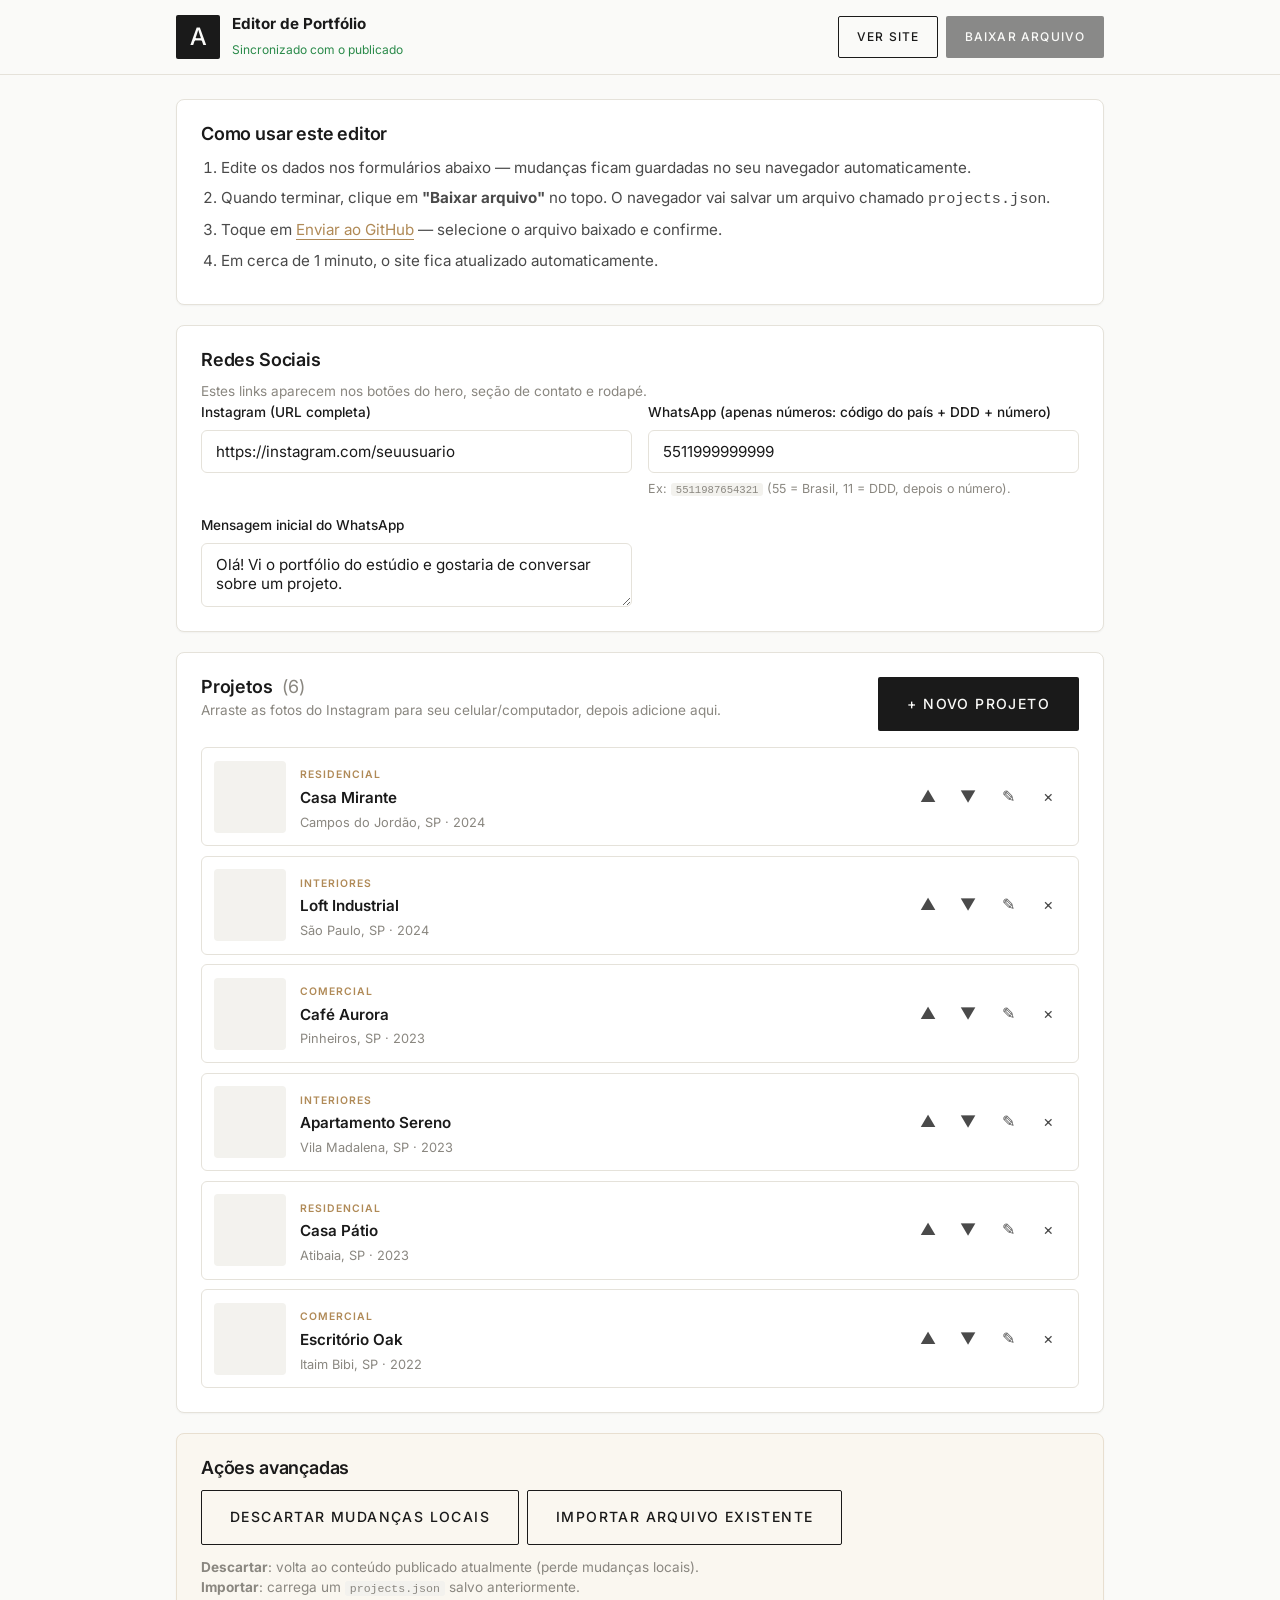
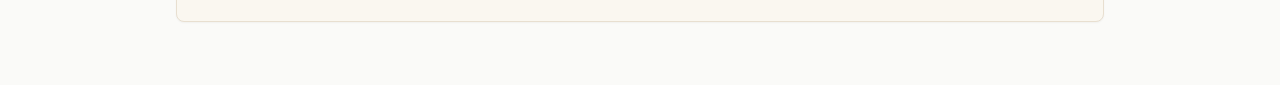
<file: admin.html>
<!DOCTYPE html>
<html lang="pt-BR">
<head>
    <meta charset="UTF-8">
    <meta name="viewport" content="width=device-width, initial-scale=1.0">
    <meta name="robots" content="noindex, nofollow">
    <title>Editor de Portfólio — Estúdio Arquitetura</title>
    <link rel="preconnect" href="https://fonts.googleapis.com">
    <link rel="preconnect" href="https://fonts.gstatic.com" crossorigin>
    <link href="https://fonts.googleapis.com/css2?family=Cormorant+Garamond:wght@400;500&family=Inter:wght@300;400;500;600;700&display=swap" rel="stylesheet">
    <link rel="stylesheet" href="css/style.css">
    <link rel="stylesheet" href="css/admin.css">
</head>
<body class="admin-body">

<header class="admin-topbar">
    <div class="admin-topbar__inner">
        <div class="admin-topbar__brand">
            <span class="logo__mark">A</span>
            <div>
                <strong>Editor de Portfólio</strong>
                <small id="save-status">Carregando…</small>
            </div>
        </div>
        <div class="admin-topbar__actions">
            <a href="index.html" class="btn btn--ghost" target="_blank">Ver site</a>
            <button id="download-btn" class="btn btn--primary" disabled>Baixar arquivo</button>
        </div>
    </div>
</header>

<main class="admin-main">

    <section class="admin-card" id="step-guide">
        <h2>Como usar este editor</h2>
        <ol class="admin-steps">
            <li>Edite os dados nos formulários abaixo — mudanças ficam guardadas no seu navegador automaticamente.</li>
            <li>Quando terminar, clique em <strong>"Baixar arquivo"</strong> no topo. O navegador vai salvar um arquivo chamado <code>projects.json</code>.</li>
            <li>Toque em <a id="github-upload-link" href="#" target="_blank" rel="noopener">Enviar ao GitHub</a> — selecione o arquivo baixado e confirme.</li>
            <li>Em cerca de 1 minuto, o site fica atualizado automaticamente.</li>
        </ol>
    </section>

    <section class="admin-card">
        <h2>Redes Sociais</h2>
        <p class="admin-muted">Estes links aparecem nos botões do hero, seção de contato e rodapé.</p>
        <div class="form-grid">
            <label class="field">
                <span>Instagram (URL completa)</span>
                <input type="url" id="social-instagram" placeholder="https://instagram.com/seuusuario">
            </label>
            <label class="field">
                <span>WhatsApp (apenas números: código do país + DDD + número)</span>
                <input type="text" id="social-whatsapp" placeholder="5511999999999" inputmode="numeric">
                <small class="admin-muted">Ex: <code>5511987654321</code> (55 = Brasil, 11 = DDD, depois o número).</small>
            </label>
            <label class="field">
                <span>Mensagem inicial do WhatsApp</span>
                <textarea id="social-message" rows="2" placeholder="Olá! Gostaria de conversar sobre um projeto."></textarea>
            </label>
        </div>
    </section>

    <section class="admin-card">
        <div class="admin-card__head">
            <div>
                <h2>Projetos <span class="admin-count" id="project-count">(0)</span></h2>
                <p class="admin-muted">Arraste as fotos do Instagram para seu celular/computador, depois adicione aqui.</p>
            </div>
            <button id="add-project-btn" class="btn btn--primary">+ Novo projeto</button>
        </div>

        <div id="projects-list" class="admin-projects">
            <!-- Projetos renderizados via JS -->
        </div>

        <div id="projects-empty" class="admin-empty" hidden>
            Nenhum projeto ainda. Clique em <strong>"Novo projeto"</strong> para começar.
        </div>
    </section>

    <section class="admin-card admin-card--danger">
        <h2>Ações avançadas</h2>
        <div class="admin-advanced">
            <button id="reset-btn" class="btn btn--ghost">Descartar mudanças locais</button>
            <label class="btn btn--ghost" style="cursor:pointer;">
                <input type="file" id="import-file" accept="application/json" hidden>
                Importar arquivo existente
            </label>
        </div>
        <p class="admin-muted">
            <strong>Descartar</strong>: volta ao conteúdo publicado atualmente (perde mudanças locais).<br>
            <strong>Importar</strong>: carrega um <code>projects.json</code> salvo anteriormente.
        </p>
    </section>

</main>

<!-- Modal do projeto -->
<div class="modal" id="project-modal" aria-hidden="true" role="dialog" aria-modal="true" aria-labelledby="modal-title">
    <div class="modal__overlay" data-close></div>
    <div class="modal__content">
        <header class="modal__head">
            <h3 id="modal-title">Editar projeto</h3>
            <button class="modal__close" data-close aria-label="Fechar">&times;</button>
        </header>
        <form id="project-form" class="modal__body" novalidate>
            <input type="hidden" id="field-index" value="">

            <div class="form-grid">
                <label class="field">
                    <span>Título do projeto *</span>
                    <input type="text" id="field-title" required placeholder="Ex: Residência Horizonte">
                </label>

                <label class="field">
                    <span>Categoria *</span>
                    <select id="field-category" required>
                        <option value="residencial">Residencial</option>
                        <option value="comercial">Comercial</option>
                        <option value="interiores">Interiores</option>
                    </select>
                </label>

                <label class="field">
                    <span>Localização</span>
                    <input type="text" id="field-location" placeholder="Ex: Florianópolis, SC">
                </label>

                <label class="field">
                    <span>Ano</span>
                    <input type="number" id="field-year" placeholder="2025" min="1900" max="2100">
                </label>

                <label class="field field--full">
                    <span>Descrição curta</span>
                    <textarea id="field-description" rows="2" placeholder="Uma frase sobre o projeto."></textarea>
                </label>

                <label class="field field--full">
                    <span>Imagem de capa (URL ou caminho) *</span>
                    <input type="text" id="field-cover" required placeholder="assets/images/projects/minha-foto.jpg">
                    <small class="admin-muted">Pode ser um link (https://...) ou um caminho de arquivo que você já subiu no GitHub.</small>
                </label>

                <div class="field field--full">
                    <span>Galeria de fotos (uma por linha)</span>
                    <textarea id="field-gallery" rows="5" placeholder="assets/images/projects/foto-1.jpg
assets/images/projects/foto-2.jpg
https://exemplo.com/foto-3.jpg"></textarea>
                    <small class="admin-muted">Se deixar em branco, a capa será usada como única imagem.</small>
                </div>

                <div class="field field--full">
                    <span>Prévia da capa</span>
                    <div class="preview" id="cover-preview">Adicione uma URL acima para ver a prévia</div>
                </div>
            </div>

            <footer class="modal__foot">
                <button type="button" class="btn btn--ghost" data-close>Cancelar</button>
                <button type="submit" class="btn btn--primary">Salvar projeto</button>
            </footer>
        </form>
    </div>
</div>

<script src="js/admin.js"></script>
</body>
</html>
</file>
<file: css/style.css>
/* =============================================================
   Estúdio Arquitetura — Portfólio
   Design System: minimalista, editorial, tipografia serifada
   ============================================================= */

/* ---------- Variáveis (Design Tokens) ---------- */
:root {
    --color-bg: #fafaf8;
    --color-bg-alt: #f3f2ee;
    --color-ink: #1a1a1a;
    --color-ink-soft: #4a4a4a;
    --color-muted: #8a8780;
    --color-line: #e5e2da;
    --color-accent: #b08a57; /* terracota/dourado sutil */
    --color-accent-dark: #8a6b41;
    --color-white: #ffffff;

    --font-serif: "Cormorant Garamond", "Times New Roman", serif;
    --font-sans: "Inter", -apple-system, BlinkMacSystemFont, "Segoe UI", sans-serif;

    --container: 1280px;
    --radius: 2px;

    --ease: cubic-bezier(0.22, 1, 0.36, 1);
    --duration: 0.6s;

    --shadow-sm: 0 1px 2px rgba(0,0,0,0.04);
    --shadow-md: 0 10px 30px rgba(0,0,0,0.08);
    --shadow-lg: 0 25px 60px rgba(0,0,0,0.15);
}

/* ---------- Reset ---------- */
*, *::before, *::after { box-sizing: border-box; margin: 0; padding: 0; }

html { scroll-behavior: smooth; -webkit-text-size-adjust: 100%; }

body {
    font-family: var(--font-sans);
    font-size: 16px;
    line-height: 1.6;
    color: var(--color-ink);
    background: var(--color-bg);
    -webkit-font-smoothing: antialiased;
    -moz-osx-font-smoothing: grayscale;
    overflow-x: hidden;
}

img { max-width: 100%; height: auto; display: block; }
a { color: inherit; text-decoration: none; transition: color 0.25s var(--ease); }
a:hover { color: var(--color-accent); }
button { font: inherit; cursor: pointer; border: none; background: none; color: inherit; }
ul { list-style: none; }

h1, h2, h3, h4 { font-family: var(--font-serif); font-weight: 400; line-height: 1.1; letter-spacing: -0.01em; }

:focus-visible { outline: 2px solid var(--color-accent); outline-offset: 3px; }

/* ---------- Layout ---------- */
.container {
    max-width: var(--container);
    margin: 0 auto;
    padding: 0 clamp(1.25rem, 4vw, 3rem);
}

.section {
    padding: clamp(4rem, 10vw, 8rem) 0;
}

.section__header { max-width: 720px; margin: 0 auto clamp(2.5rem, 5vw, 4rem); text-align: center; }
.section__title {
    font-size: clamp(2rem, 4.5vw, 3.5rem);
    margin: 0.5rem 0 1rem;
}
.section__lead { color: var(--color-ink-soft); font-size: 1.0625rem; }

.eyebrow {
    font-family: var(--font-sans);
    font-size: 0.75rem;
    font-weight: 500;
    letter-spacing: 0.22em;
    text-transform: uppercase;
    color: var(--color-accent);
}

/* ---------- Header ---------- */
.header {
    position: fixed;
    top: 0; left: 0; right: 0;
    z-index: 100;
    padding: 1.25rem 0;
    transition: background 0.35s var(--ease), box-shadow 0.35s var(--ease), padding 0.35s var(--ease);
}
.header.is-scrolled {
    background: rgba(250, 250, 248, 0.92);
    backdrop-filter: saturate(180%) blur(14px);
    -webkit-backdrop-filter: saturate(180%) blur(14px);
    box-shadow: var(--shadow-sm);
    padding: 0.75rem 0;
}
.header__container { display: flex; align-items: center; justify-content: space-between; }

.logo { display: inline-flex; align-items: center; gap: 0.75rem; font-family: var(--font-serif); }
.logo__mark {
    display: grid; place-items: center;
    width: 44px; height: 44px;
    background: var(--color-ink); color: var(--color-bg);
    font-size: 1.5rem; font-weight: 500;
    border-radius: var(--radius);
}
.logo__text { font-size: 0.9rem; line-height: 1.1; letter-spacing: 0.04em; text-transform: uppercase; font-family: var(--font-sans); font-weight: 500; }

.nav__menu { display: flex; gap: 2.25rem; align-items: center; }
.nav__link {
    font-size: 0.875rem;
    letter-spacing: 0.06em;
    text-transform: uppercase;
    font-weight: 500;
    position: relative;
    padding: 0.25rem 0;
}
.nav__link::after {
    content: ""; position: absolute; left: 0; bottom: 0;
    width: 100%; height: 1px; background: currentColor;
    transform: scaleX(0); transform-origin: right;
    transition: transform 0.35s var(--ease);
}
.nav__link:hover::after { transform: scaleX(1); transform-origin: left; }

.nav__toggle {
    display: none;
    width: 32px; height: 32px;
    flex-direction: column; justify-content: center; gap: 5px;
    align-items: flex-end;
    z-index: 101;
}
.nav__toggle span {
    display: block;
    width: 24px; height: 1.5px;
    background: var(--color-ink);
    transition: transform 0.35s var(--ease), opacity 0.25s var(--ease);
}
.nav__toggle span:nth-child(2) { width: 18px; }
.nav__toggle[aria-expanded="true"] span:nth-child(1) { transform: translateY(6.5px) rotate(45deg); width: 24px; }
.nav__toggle[aria-expanded="true"] span:nth-child(2) { opacity: 0; }
.nav__toggle[aria-expanded="true"] span:nth-child(3) { transform: translateY(-6.5px) rotate(-45deg); width: 24px; }

/* ---------- Hero ---------- */
.hero {
    position: relative;
    min-height: 100vh;
    min-height: 100svh;
    display: flex;
    align-items: center;
    color: var(--color-white);
    overflow: hidden;
}
.hero__media {
    position: absolute; inset: 0;
    background:
        linear-gradient(135deg, rgba(26,26,26,0.55), rgba(26,26,26,0.25)),
        url("https://images.unsplash.com/photo-1486325212027-8081e485255e?auto=format&fit=crop&w=2000&q=80") center/cover no-repeat;
    transform: scale(1.05);
    animation: heroZoom 14s var(--ease) forwards;
}
.hero__overlay {
    position: absolute; inset: 0;
    background: linear-gradient(180deg, transparent 40%, rgba(0,0,0,0.4) 100%);
}
@keyframes heroZoom {
    from { transform: scale(1.15); }
    to   { transform: scale(1); }
}

.hero__content { position: relative; z-index: 2; max-width: 900px; padding-top: 4rem; }
.hero .eyebrow { color: rgba(255,255,255,0.85); }
.hero__title {
    font-size: clamp(2.75rem, 8vw, 6rem);
    margin: 1rem 0 1.5rem;
    font-weight: 300;
}
.hero__title em { font-style: italic; color: var(--color-accent); font-weight: 400; }
.hero__subtitle {
    font-size: clamp(1rem, 1.4vw, 1.25rem);
    max-width: 520px;
    color: rgba(255,255,255,0.85);
    margin-bottom: 2.5rem;
}
.hero__actions { display: flex; gap: 1rem; flex-wrap: wrap; }

.hero__scroll {
    position: absolute;
    bottom: 2rem; left: 50%;
    transform: translateX(-50%);
    width: 28px; height: 44px;
    border: 1px solid rgba(255,255,255,0.6);
    border-radius: 14px;
    z-index: 2;
}
.hero__scroll span {
    position: absolute;
    top: 8px; left: 50%;
    width: 3px; height: 8px;
    background: var(--color-white);
    border-radius: 2px;
    transform: translateX(-50%);
    animation: scrollHint 1.8s var(--ease) infinite;
}
@keyframes scrollHint {
    0% { transform: translate(-50%, 0); opacity: 1; }
    70% { transform: translate(-50%, 14px); opacity: 0; }
    100% { transform: translate(-50%, 0); opacity: 0; }
}

/* ---------- Buttons ---------- */
.btn {
    display: inline-flex;
    align-items: center;
    gap: 0.6rem;
    padding: 0.95rem 1.75rem;
    font-size: 0.875rem;
    font-weight: 500;
    letter-spacing: 0.1em;
    text-transform: uppercase;
    border-radius: var(--radius);
    transition: all 0.3s var(--ease);
    cursor: pointer;
    white-space: nowrap;
    border: 1px solid transparent;
}
.btn--primary {
    background: var(--color-ink);
    color: var(--color-bg);
}
.btn--primary:hover {
    background: var(--color-accent);
    color: var(--color-white);
    transform: translateY(-2px);
    box-shadow: var(--shadow-md);
}
.btn--ghost {
    border-color: currentColor;
    color: inherit;
}
.btn--ghost:hover {
    background: currentColor;
    color: var(--color-bg);
    transform: translateY(-2px);
}
.hero .btn--ghost { color: var(--color-white); }
.hero .btn--ghost:hover { color: var(--color-ink); background: var(--color-white); border-color: var(--color-white); }

/* ---------- Projetos ---------- */
.filters {
    display: flex;
    gap: 0.5rem;
    justify-content: center;
    flex-wrap: wrap;
    margin-bottom: 3rem;
}
.filter {
    padding: 0.55rem 1.25rem;
    font-size: 0.8125rem;
    letter-spacing: 0.08em;
    text-transform: uppercase;
    color: var(--color-ink-soft);
    border: 1px solid var(--color-line);
    border-radius: 100px;
    transition: all 0.3s var(--ease);
}
.filter:hover { color: var(--color-ink); border-color: var(--color-ink); }
.filter.is-active {
    background: var(--color-ink);
    color: var(--color-bg);
    border-color: var(--color-ink);
}

.grid {
    display: grid;
    grid-template-columns: repeat(auto-fill, minmax(320px, 1fr));
    gap: clamp(1.25rem, 2.5vw, 2rem);
}

.card {
    position: relative;
    overflow: hidden;
    border-radius: var(--radius);
    background: var(--color-bg-alt);
    cursor: pointer;
    transition: transform 0.5s var(--ease);
    aspect-ratio: 4 / 5;
}
.card:hover { transform: translateY(-4px); }

.card__image {
    position: absolute;
    inset: 0;
    width: 100%; height: 100%;
    object-fit: cover;
    transition: transform 0.8s var(--ease), filter 0.5s var(--ease);
}
.card:hover .card__image { transform: scale(1.06); filter: brightness(0.85); }

.card__overlay {
    position: absolute;
    inset: 0;
    background: linear-gradient(to top, rgba(0,0,0,0.75) 0%, rgba(0,0,0,0) 55%);
    display: flex;
    flex-direction: column;
    justify-content: flex-end;
    padding: 1.75rem;
    color: var(--color-white);
    opacity: 1;
    transition: opacity 0.35s var(--ease);
}
.card__tag {
    font-size: 0.7rem;
    letter-spacing: 0.18em;
    text-transform: uppercase;
    color: var(--color-accent);
    margin-bottom: 0.5rem;
    font-weight: 500;
}
.card__title {
    font-family: var(--font-serif);
    font-size: 1.625rem;
    font-weight: 400;
    margin-bottom: 0.3rem;
}
.card__meta {
    font-size: 0.85rem;
    color: rgba(255,255,255,0.75);
    transform: translateY(8px);
    opacity: 0;
    transition: all 0.35s var(--ease);
}
.card:hover .card__meta { transform: translateY(0); opacity: 1; }

.card.is-hidden { display: none; }

/* ---------- Sobre ---------- */
.about { background: var(--color-bg-alt); }
.about__grid {
    display: grid;
    grid-template-columns: 1fr 1fr;
    gap: clamp(2rem, 6vw, 5rem);
    align-items: center;
}
.about__text p { margin: 1rem 0; color: var(--color-ink-soft); max-width: 52ch; }
.about__text .section__title { margin: 0.75rem 0 1.5rem; }

.stats {
    display: grid;
    grid-template-columns: repeat(3, 1fr);
    gap: 1.5rem;
    margin-top: 2.5rem;
    padding-top: 2.5rem;
    border-top: 1px solid var(--color-line);
}
.stats strong {
    display: block;
    font-family: var(--font-serif);
    font-size: 2.25rem;
    font-weight: 400;
    color: var(--color-ink);
    line-height: 1;
}
.stats span {
    font-size: 0.8rem;
    color: var(--color-muted);
    letter-spacing: 0.06em;
    text-transform: uppercase;
    margin-top: 0.5rem;
    display: block;
}

.about__image {
    width: 100%;
    aspect-ratio: 4 / 5;
    background:
        linear-gradient(rgba(26,26,26,0.1), rgba(26,26,26,0.05)),
        url("https://images.unsplash.com/photo-1600585154340-be6161a56a0c?auto=format&fit=crop&w=1200&q=80") center/cover no-repeat;
    border-radius: var(--radius);
    box-shadow: var(--shadow-md);
}

/* ---------- Serviços ---------- */
.services__grid {
    display: grid;
    grid-template-columns: repeat(auto-fit, minmax(260px, 1fr));
    gap: 1px;
    background: var(--color-line);
    border: 1px solid var(--color-line);
    border-radius: var(--radius);
    overflow: hidden;
}
.service {
    padding: clamp(2rem, 3.5vw, 3rem);
    background: var(--color-bg);
    transition: background 0.35s var(--ease);
}
.service:hover { background: var(--color-bg-alt); }
.service__num {
    font-family: var(--font-serif);
    font-size: 1rem;
    color: var(--color-accent);
    letter-spacing: 0.1em;
    margin-bottom: 1rem;
}
.service h3 { font-size: 1.5rem; margin-bottom: 0.75rem; }
.service p { color: var(--color-ink-soft); font-size: 0.95rem; }

/* ---------- Contato ---------- */
.contact { background: var(--color-ink); color: var(--color-bg); }
.contact .section__title { color: var(--color-bg); }
.contact .section__lead { color: rgba(255,255,255,0.7); }
.contact__inner { max-width: 720px; margin: 0 auto; text-align: center; }
.contact__actions {
    display: flex;
    gap: 1rem;
    justify-content: center;
    margin-top: 2.5rem;
    flex-wrap: wrap;
}
.contact .btn--primary { background: var(--color-accent); color: var(--color-white); }
.contact .btn--primary:hover { background: var(--color-accent-dark); }
.contact .btn--ghost { color: var(--color-white); }
.contact .btn--ghost:hover { background: var(--color-white); color: var(--color-ink); border-color: var(--color-white); }
.contact__email { margin-top: 2rem; font-size: 0.95rem; color: rgba(255,255,255,0.65); }
.contact__email a { color: var(--color-white); border-bottom: 1px solid rgba(255,255,255,0.3); }

/* ---------- Footer ---------- */
.footer {
    background: #101010;
    color: rgba(255,255,255,0.75);
    padding-top: 4rem;
    font-size: 0.9rem;
}
.footer__grid {
    display: grid;
    grid-template-columns: 1.3fr 1fr 1.3fr;
    gap: 3rem;
    padding-bottom: 3rem;
}
.footer h4 {
    font-family: var(--font-sans);
    font-size: 0.75rem;
    font-weight: 600;
    letter-spacing: 0.2em;
    text-transform: uppercase;
    color: var(--color-white);
    margin-bottom: 1.25rem;
}
.footer .logo__mark { background: var(--color-white); color: var(--color-ink); }
.footer .logo__text { color: var(--color-white); }
.footer__brand p { margin-top: 1.25rem; max-width: 28ch; }
.footer__nav ul, .footer__contact ul { display: flex; flex-direction: column; gap: 0.5rem; }
.footer__nav a:hover, .footer__contact a:hover { color: var(--color-accent); }

.footer__social {
    display: flex;
    gap: 0.75rem;
    margin-top: 1.5rem;
    flex-wrap: wrap;
}
.social {
    display: inline-flex;
    align-items: center;
    gap: 0.6rem;
    padding: 0.7rem 1.1rem;
    border: 1px solid rgba(255,255,255,0.18);
    border-radius: 100px;
    font-size: 0.8125rem;
    font-weight: 500;
    letter-spacing: 0.05em;
    color: var(--color-white);
    transition: all 0.3s var(--ease);
}
.social:hover { transform: translateY(-2px); border-color: transparent; }
.social--instagram:hover {
    background: linear-gradient(45deg, #f09433, #e6683c, #dc2743, #cc2366, #bc1888);
    color: var(--color-white);
}
.social--whatsapp:hover { background: #25d366; color: var(--color-white); }

.footer__bottom {
    border-top: 1px solid rgba(255,255,255,0.08);
    padding: 1.5rem 0;
    font-size: 0.8rem;
    color: rgba(255,255,255,0.5);
}
.footer__bottom .container {
    display: flex;
    justify-content: space-between;
    gap: 1rem;
    flex-wrap: wrap;
}

/* ---------- Lightbox ---------- */
.lightbox {
    position: fixed;
    inset: 0;
    background: rgba(10,10,10,0.95);
    z-index: 1000;
    display: none;
    align-items: center;
    justify-content: center;
    padding: 2rem;
    opacity: 0;
    transition: opacity 0.3s var(--ease);
}
.lightbox.is-open { display: flex; opacity: 1; }
.lightbox__figure {
    max-width: 90vw;
    max-height: 85vh;
    display: flex;
    flex-direction: column;
    align-items: center;
    gap: 1rem;
}
.lightbox__figure img {
    max-width: 100%;
    max-height: 80vh;
    object-fit: contain;
    box-shadow: var(--shadow-lg);
}
.lightbox__figure figcaption {
    color: rgba(255,255,255,0.85);
    font-family: var(--font-serif);
    font-size: 1.125rem;
    text-align: center;
}
.lightbox__close, .lightbox__prev, .lightbox__next {
    position: absolute;
    color: var(--color-white);
    font-size: 2rem;
    width: 52px; height: 52px;
    display: grid; place-items: center;
    border-radius: 50%;
    background: rgba(255,255,255,0.08);
    transition: all 0.25s var(--ease);
}
.lightbox__close:hover, .lightbox__prev:hover, .lightbox__next:hover {
    background: rgba(255,255,255,0.2);
    transform: scale(1.05);
}
.lightbox__close { top: 1.5rem; right: 1.5rem; font-size: 1.75rem; }
.lightbox__prev { left: 1.5rem; top: 50%; transform: translateY(-50%); }
.lightbox__next { right: 1.5rem; top: 50%; transform: translateY(-50%); }
.lightbox__prev:hover, .lightbox__next:hover { transform: translateY(-50%) scale(1.05); }

/* ---------- Animações de entrada ---------- */
[data-reveal] {
    opacity: 0;
    transform: translateY(24px);
    transition: opacity 0.9s var(--ease), transform 0.9s var(--ease);
}
[data-reveal].is-visible {
    opacity: 1;
    transform: translateY(0);
}

/* ---------- Responsive ---------- */
@media (max-width: 900px) {
    .about__grid { grid-template-columns: 1fr; }
    .footer__grid { grid-template-columns: 1fr 1fr; }
    .footer__brand { grid-column: 1 / -1; }
}

@media (max-width: 768px) {
    .nav__toggle { display: flex; }
    .nav__menu {
        position: fixed;
        top: 0; right: 0; bottom: 0;
        width: min(85vw, 360px);
        background: var(--color-bg);
        flex-direction: column;
        gap: 0;
        padding: 6rem 2rem 2rem;
        transform: translateX(100%);
        transition: transform 0.4s var(--ease);
        box-shadow: var(--shadow-lg);
    }
    .nav__menu.is-open { transform: translateX(0); }
    .nav__menu li { width: 100%; border-bottom: 1px solid var(--color-line); }
    .nav__link {
        display: block;
        padding: 1.15rem 0;
        font-size: 1rem;
        letter-spacing: 0.08em;
    }
    .footer__grid { grid-template-columns: 1fr; gap: 2.5rem; }
    .footer__bottom .container { flex-direction: column; text-align: center; }
    .stats { grid-template-columns: repeat(3, 1fr); gap: 1rem; }
    .stats strong { font-size: 1.6rem; }
    .hero__actions { gap: 0.75rem; }
    .btn { padding: 0.85rem 1.35rem; font-size: 0.8rem; }
    .lightbox__prev { left: 0.5rem; }
    .lightbox__next { right: 0.5rem; }
}

@media (max-width: 480px) {
    .grid { grid-template-columns: 1fr; }
    .logo__text { display: none; }
}

/* ---------- Acessibilidade / prefere reduzir movimento ---------- */
@media (prefers-reduced-motion: reduce) {
    *, *::before, *::after {
        animation-duration: 0.01ms !important;
        transition-duration: 0.01ms !important;
    }
    html { scroll-behavior: auto; }
}
</file>
<file: css/admin.css>
/* =============================================================
   Editor Admin — Estilos
   ============================================================= */
.admin-body {
    background: var(--color-bg);
    color: var(--color-ink);
    min-height: 100vh;
    padding: 0;
    font-family: var(--font-sans);
}

/* Topbar */
.admin-topbar {
    position: sticky; top: 0; z-index: 50;
    background: rgba(250,250,248,0.95);
    backdrop-filter: saturate(180%) blur(10px);
    border-bottom: 1px solid var(--color-line);
    padding: 0.75rem 0;
}
.admin-topbar__inner {
    max-width: 960px; margin: 0 auto;
    padding: 0 1rem;
    display: flex; align-items: center; justify-content: space-between; gap: 1rem;
    flex-wrap: wrap;
}
.admin-topbar__brand { display: flex; gap: 0.75rem; align-items: center; min-width: 0; }
.admin-topbar__brand strong { font-family: var(--font-sans); font-size: 0.95rem; display: block; }
.admin-topbar__brand small { color: var(--color-muted); font-size: 0.75rem; }
.admin-topbar__actions { display: flex; gap: 0.5rem; flex-wrap: wrap; }
.admin-topbar .btn { padding: 0.65rem 1.1rem; font-size: 0.75rem; }

/* Layout */
.admin-main {
    max-width: 960px; margin: 0 auto;
    padding: 1.5rem 1rem 4rem;
    display: flex; flex-direction: column; gap: 1.25rem;
}

.admin-card {
    background: var(--color-white);
    border: 1px solid var(--color-line);
    border-radius: 8px;
    padding: 1.5rem;
    box-shadow: var(--shadow-sm);
}
.admin-card h2 { font-family: var(--font-sans); font-size: 1.125rem; font-weight: 600; letter-spacing: -0.01em; margin-bottom: 0.75rem; }
.admin-card__head { display: flex; justify-content: space-between; align-items: flex-start; gap: 1rem; margin-bottom: 1rem; flex-wrap: wrap; }
.admin-card__head h2 { margin-bottom: 0.25rem; }

.admin-card--danger { border-color: #e8dfd0; background: #faf7f0; }

.admin-count { color: var(--color-muted); font-weight: 400; margin-left: 0.35rem; }
.admin-muted { color: var(--color-muted); font-size: 0.85rem; line-height: 1.5; }
.admin-muted code {
    background: var(--color-bg-alt); padding: 0.05rem 0.3rem;
    border-radius: 3px; font-size: 0.85em;
}

/* Passos */
.admin-steps {
    padding-left: 1.25rem;
    margin: 0.5rem 0 0;
    color: var(--color-ink-soft);
    font-size: 0.95rem;
}
.admin-steps li { margin: 0.4rem 0; }
.admin-steps a { color: var(--color-accent); border-bottom: 1px solid currentColor; }

/* Forms */
.form-grid {
    display: grid;
    grid-template-columns: repeat(2, 1fr);
    gap: 1rem;
}
.field { display: flex; flex-direction: column; gap: 0.4rem; font-size: 0.875rem; }
.field--full { grid-column: 1 / -1; }
.field > span { font-weight: 500; color: var(--color-ink); font-size: 0.85rem; }
.field input, .field textarea, .field select {
    width: 100%;
    padding: 0.7rem 0.85rem;
    font-family: inherit;
    font-size: 0.95rem;
    border: 1px solid var(--color-line);
    border-radius: 6px;
    background: var(--color-white);
    color: var(--color-ink);
    transition: border-color 0.2s, box-shadow 0.2s;
}
.field input:focus, .field textarea:focus, .field select:focus {
    outline: none;
    border-color: var(--color-accent);
    box-shadow: 0 0 0 3px rgba(176,138,87,0.15);
}
.field textarea { resize: vertical; min-height: 64px; font-family: var(--font-sans); }
.field small { font-size: 0.78rem; }

@media (max-width: 640px) {
    .form-grid { grid-template-columns: 1fr; }
}

/* Projects list */
.admin-projects {
    display: flex; flex-direction: column; gap: 0.6rem;
}
.admin-project {
    display: flex; gap: 0.85rem; align-items: center;
    padding: 0.75rem;
    border: 1px solid var(--color-line);
    border-radius: 6px;
    background: var(--color-white);
    transition: border-color 0.2s, box-shadow 0.2s;
}
.admin-project:hover { border-color: var(--color-ink); }
.admin-project__thumb {
    width: 72px; height: 72px;
    background: var(--color-bg-alt) center/cover no-repeat;
    border-radius: 4px;
    flex-shrink: 0;
}
.admin-project__info { flex: 1; min-width: 0; }
.admin-project__title { font-weight: 600; font-size: 0.95rem; margin: 0; }
.admin-project__meta { color: var(--color-muted); font-size: 0.8rem; margin-top: 0.15rem; }
.admin-project__tag {
    display: inline-block;
    font-size: 0.65rem; letter-spacing: 0.1em; text-transform: uppercase;
    color: var(--color-accent); font-weight: 600;
}
.admin-project__actions {
    display: flex; gap: 0.25rem; align-items: center; flex-shrink: 0;
}
.icon-btn {
    width: 36px; height: 36px;
    display: grid; place-items: center;
    border-radius: 6px;
    background: transparent;
    color: var(--color-ink-soft);
    font-size: 1rem;
    transition: all 0.2s;
    border: 1px solid transparent;
}
.icon-btn:hover { background: var(--color-bg-alt); color: var(--color-ink); }
.icon-btn--danger:hover { background: #fee; color: #c22; }
.icon-btn svg { width: 18px; height: 18px; }

.admin-empty {
    padding: 2.5rem 1rem;
    text-align: center;
    color: var(--color-muted);
    border: 2px dashed var(--color-line);
    border-radius: 6px;
    background: var(--color-bg-alt);
}

@media (max-width: 520px) {
    .admin-project { flex-wrap: wrap; }
    .admin-project__thumb { width: 56px; height: 56px; }
    .admin-project__actions { width: 100%; justify-content: flex-end; margin-top: 0.5rem; border-top: 1px solid var(--color-line); padding-top: 0.5rem; }
}

/* Advanced card */
.admin-advanced { display: flex; gap: 0.5rem; flex-wrap: wrap; margin-bottom: 0.75rem; }

/* Modal */
.modal {
    position: fixed; inset: 0;
    display: none;
    align-items: center; justify-content: center;
    z-index: 200;
    padding: 1rem;
}
.modal.is-open { display: flex; }
.modal__overlay {
    position: absolute; inset: 0;
    background: rgba(15,15,15,0.6);
    backdrop-filter: blur(4px);
}
.modal__content {
    position: relative;
    background: var(--color-white);
    border-radius: 10px;
    width: 100%; max-width: 620px;
    max-height: 90vh;
    display: flex; flex-direction: column;
    box-shadow: var(--shadow-lg);
    overflow: hidden;
}
.modal__head {
    display: flex; justify-content: space-between; align-items: center;
    padding: 1rem 1.25rem;
    border-bottom: 1px solid var(--color-line);
}
.modal__head h3 { font-family: var(--font-sans); font-size: 1.05rem; font-weight: 600; }
.modal__close {
    width: 36px; height: 36px;
    border-radius: 50%;
    font-size: 1.5rem;
    color: var(--color-muted);
    transition: all 0.2s;
}
.modal__close:hover { background: var(--color-bg-alt); color: var(--color-ink); }
.modal__body {
    padding: 1.25rem;
    overflow-y: auto;
    flex: 1;
}
.modal__foot {
    padding: 1rem 1.25rem;
    border-top: 1px solid var(--color-line);
    display: flex; justify-content: flex-end; gap: 0.5rem;
    background: var(--color-bg-alt);
}
.modal__foot .btn { padding: 0.75rem 1.5rem; font-size: 0.8rem; }

/* Preview */
.preview {
    height: 180px;
    border-radius: 6px;
    background: var(--color-bg-alt) center/cover no-repeat;
    display: grid; place-items: center;
    color: var(--color-muted);
    font-size: 0.85rem;
    border: 1px dashed var(--color-line);
    text-align: center;
    padding: 1rem;
}

/* Toast */
.toast {
    position: fixed; bottom: 1rem; left: 50%;
    transform: translateX(-50%) translateY(20px);
    background: var(--color-ink);
    color: var(--color-white);
    padding: 0.75rem 1.25rem;
    border-radius: 100px;
    font-size: 0.875rem;
    box-shadow: var(--shadow-md);
    opacity: 0;
    pointer-events: none;
    transition: all 0.3s var(--ease);
    z-index: 300;
}
.toast.is-visible { opacity: 1; transform: translateX(-50%) translateY(0); }

/* Status no topbar */
#save-status.is-dirty { color: var(--color-accent-dark); font-weight: 600; }
#save-status.is-saved { color: #2a8a4a; }

/* Desabilita hover do btn primary quando disabled */
.btn[disabled] { opacity: 0.5; cursor: not-allowed; pointer-events: none; }
</file>
